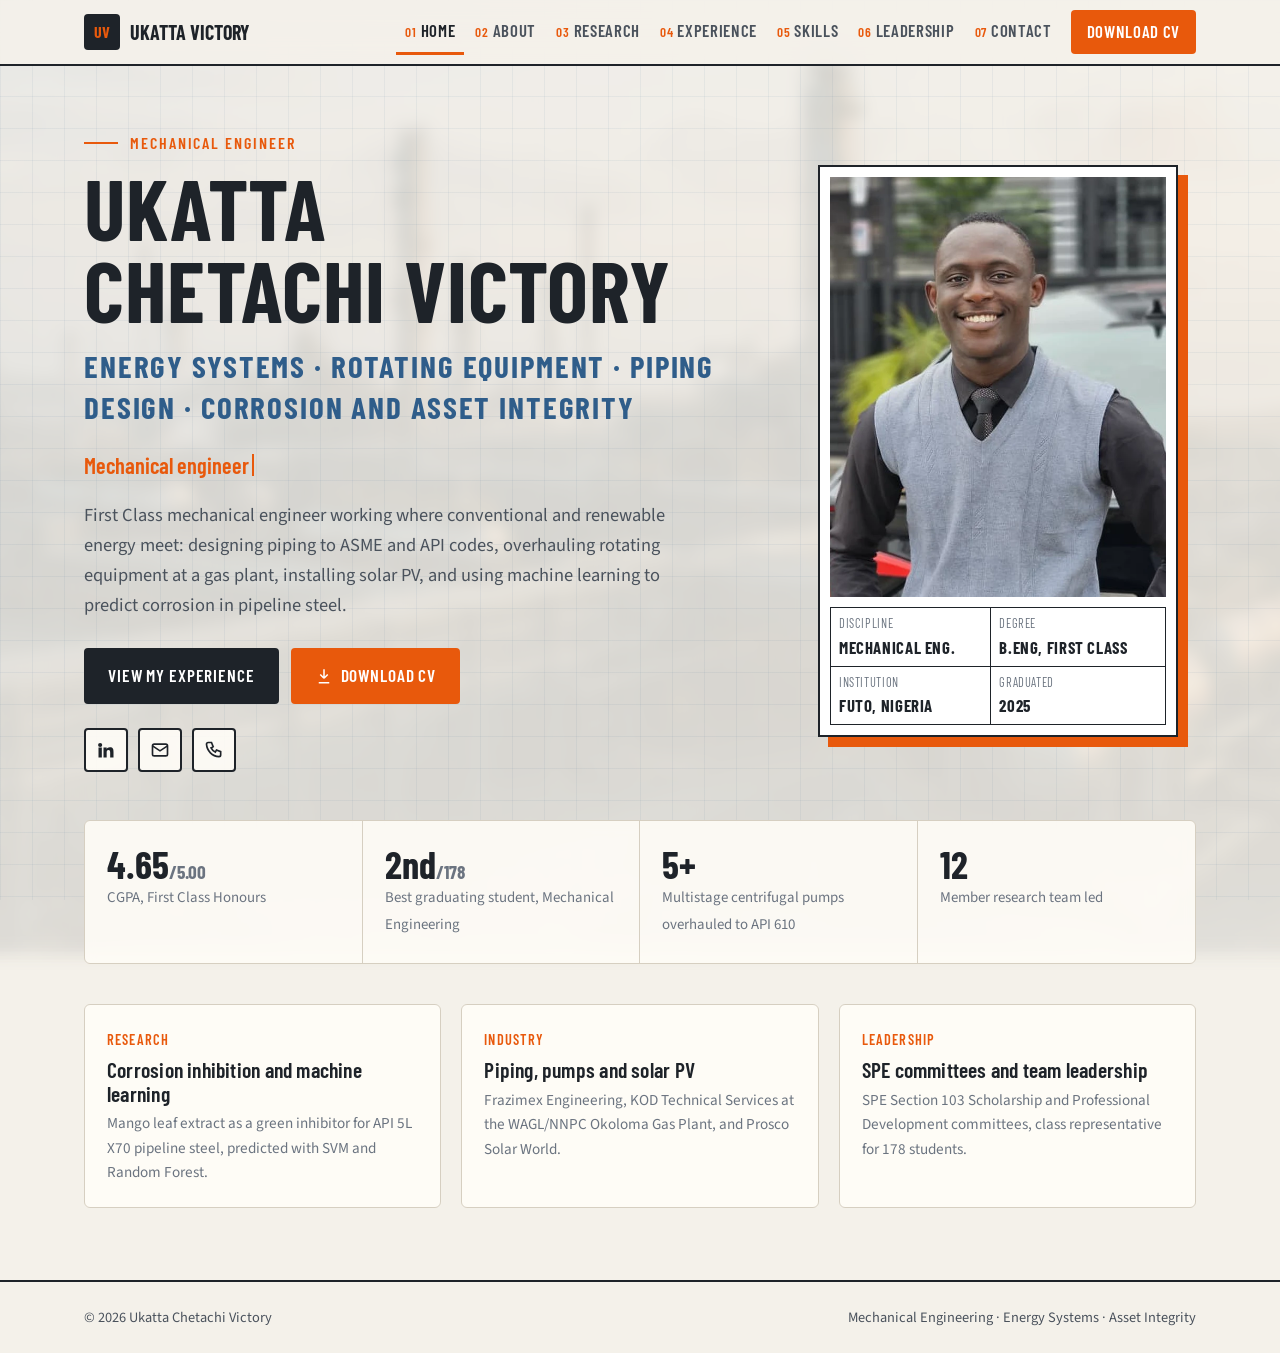
<file: index.html>
<!DOCTYPE html>
<html lang="en">
<head>
<meta charset="utf-8">
<meta name="viewport" content="width=device-width, initial-scale=1, viewport-fit=cover">
<title>Ukatta Chetachi Victory · Mechanical Engineer</title>
<meta name="description" content="Ukatta Chetachi Victory, First Class mechanical engineer working across energy systems, rotating equipment, piping design, corrosion and asset integrity.">
<meta property="og:title" content="Ukatta Chetachi Victory · Mechanical Engineer">
<meta property="og:description" content="Energy systems, rotating equipment, piping design, corrosion and asset integrity.">
<meta property="og:image" content="assets/img/headshot.webp">
<meta name="theme-color" content="#F4F1EA">
<link rel="icon" href="data:image/svg+xml,<svg xmlns='http://www.w3.org/2000/svg' viewBox='0 0 64 64'><rect width='64' height='64' rx='6' fill='%231E2329'/><text x='32' y='43' font-family='Arial' font-weight='700' font-size='28' text-anchor='middle' fill='%23E8590C'>UV</text></svg>">
<link rel="preconnect" href="https://fonts.googleapis.com">
<link rel="preconnect" href="https://fonts.gstatic.com" crossorigin>
<link href="https://fonts.googleapis.com/css2?family=Barlow+Condensed:wght@500;600;700&family=Source+Sans+3:ital,wght@0,400;0,600;0,700;1,400&display=swap" rel="stylesheet">
<style>
:root{
  --paper:#F4F1EA;--card:rgba(255,253,248,.88);--ink:#1E2329;--soft:#4A525C;--muted:#6B7480;
  --line:#D6CFC1;--orange:#E8590C;--orange-d:#C2470A;--steel:#2F5D8A;--steel-l:#E3ECF5;
  --head:"Barlow Condensed",system-ui,sans-serif;--body:"Source Sans 3",system-ui,sans-serif;
  --wrap:1160px;--r:6px;
}
*{box-sizing:border-box;margin:0;padding:0}
html{scroll-behavior:smooth}
body{font-family:var(--body);color:var(--ink);background:var(--paper);font-size:17px;line-height:1.62;-webkit-font-smoothing:antialiased}
img{max-width:100%;display:block}
a{color:var(--steel)}
button{font:inherit;cursor:pointer}
:focus-visible{outline:2px solid var(--orange);outline-offset:3px}
.wrap{max-width:var(--wrap);margin:0 auto;padding:0 24px}
h1,h2,h3{font-family:var(--head);line-height:1.08;letter-spacing:.01em}
h2{font-size:clamp(2.1rem,4.4vw,3.2rem);font-weight:700;text-transform:uppercase}
h3{font-size:1.35rem;font-weight:600}
p{max-width:70ch}
.muted{color:var(--muted)}
.lede{font-size:1.15rem;color:var(--soft)}

/* blurred page backgrounds */
.pbg{position:fixed;inset:-40px;z-index:-2;background-position:center;background-size:cover;filter:blur(7px) saturate(.85);transform:scale(1.03)}
.pbg::after{content:"";position:absolute;inset:0;background:linear-gradient(180deg,rgba(244,241,234,.80),rgba(244,241,234,.90))}
.grid-bg{position:fixed;inset:0;z-index:-1;pointer-events:none;
  background:linear-gradient(rgba(47,93,138,.06) 1px,transparent 1px) 0 0/32px 32px,linear-gradient(90deg,rgba(47,93,138,.06) 1px,transparent 1px) 0 0/32px 32px}

/* nav */
header.nav{position:sticky;top:0;z-index:50;background:rgba(244,241,234,.9);backdrop-filter:blur(12px);-webkit-backdrop-filter:blur(12px);border-bottom:2px solid var(--ink)}
.nav .wrap{display:flex;align-items:center;justify-content:space-between;height:64px;gap:16px}
.brand{display:flex;align-items:center;gap:10px;font-family:var(--head);font-weight:700;font-size:1.25rem;text-transform:uppercase;color:var(--ink);text-decoration:none;white-space:nowrap}
.brand .mark{width:36px;height:36px;background:var(--ink);color:var(--orange);display:grid;place-items:center;border-radius:4px;font-size:1rem}
.nav ul{display:flex;list-style:none;gap:2px;align-items:center}
.nav ul a{display:block;padding:8px 9px;font-family:var(--head);font-size:1.05rem;font-weight:600;text-transform:uppercase;letter-spacing:.04em;color:var(--soft);text-decoration:none;border-bottom:3px solid transparent}
.nav ul a .n{color:var(--orange);font-size:.8em;margin-right:4px}
.nav ul a:hover{color:var(--ink)}
.nav ul a.active{color:var(--ink);border-bottom-color:var(--orange)}
.nav ul a.cv{background:var(--orange);color:#fff;border-radius:4px;margin-left:8px;border:0;padding:8px 16px;white-space:nowrap}
.nav ul a.cv:hover{background:var(--orange-d)}
.menu-btn{display:none;background:none;border:2px solid var(--ink);width:42px;height:42px;border-radius:4px;color:var(--ink)}
@media (max-width:1180px){
  .nav ul{position:fixed;inset:64px 0 auto 0;flex-direction:column;align-items:stretch;background:var(--paper);border-bottom:2px solid var(--ink);padding:10px 20px 20px;transform:translateY(-130%);transition:transform .3s;max-height:calc(100vh - 64px);overflow:auto}
  .nav ul.open{transform:none}
  .nav ul a{padding:12px 6px}
  .nav ul a.cv{margin:8px 0 0;text-align:center}
  .menu-btn{display:grid;place-items:center}
}

/* pages */
main{min-height:calc(100vh - 140px)}
.page{display:none;animation:in .45s ease}
.page.active{display:block}
@keyframes in{from{opacity:0;transform:translateY(10px)}to{opacity:1;transform:none}}
.head{padding:64px 0 28px}
.tagline{display:flex;align-items:center;gap:12px;font-family:var(--head);font-weight:600;text-transform:uppercase;letter-spacing:.12em;color:var(--orange);font-size:1rem;margin-bottom:10px}
.tagline::before{content:"";width:34px;height:2px;background:var(--orange)}
.dim{display:flex;align-items:center;gap:10px;margin:22px 0 40px;color:var(--muted);font-family:var(--head);font-size:.9rem;letter-spacing:.1em;text-transform:uppercase}
.dim::before,.dim::after{content:"";flex:1;height:1px;background:var(--line);position:relative}
.dim span{padding:0 6px}
section.block{padding-bottom:72px}
.panel{background:var(--card);border:1px solid var(--line);border-radius:var(--r);backdrop-filter:blur(6px);-webkit-backdrop-filter:blur(6px)}

/* buttons */
.btn{display:inline-flex;align-items:center;gap:8px;padding:12px 22px;border-radius:4px;font-family:var(--head);font-size:1.08rem;font-weight:600;text-transform:uppercase;letter-spacing:.05em;text-decoration:none;border:2px solid var(--ink);transition:transform .15s,background .2s}
.btn:hover{transform:translateY(-2px)}
.btn svg{width:18px;height:18px}
.btn-primary{background:var(--ink);color:#fff}
.btn-orange{background:var(--orange);border-color:var(--orange);color:#fff}
.btn-orange:hover{background:var(--orange-d)}
.btn-ghost{background:transparent;color:var(--ink)}
.cta{display:flex;flex-wrap:wrap;gap:12px}

/* home */
.hero{display:grid;grid-template-columns:1.25fr .75fr;gap:56px;align-items:center;padding:64px 0 48px}
.hero h1{font-size:clamp(3rem,7vw,5.4rem);font-weight:700;text-transform:uppercase;line-height:.95}
.hero h1 small{display:block;font-size:.36em;color:var(--steel);letter-spacing:.06em;margin-top:16px;line-height:1.3}
.role{font-family:var(--head);font-size:1.4rem;color:var(--orange);margin:20px 0 0;min-height:1.6em;font-weight:600}
.caret{display:inline-block;width:2px;height:1em;background:var(--orange);vertical-align:-2px;margin-left:3px;animation:blink 1s steps(1) infinite}
@keyframes blink{50%{opacity:0}}
.hero .lede{margin:18px 0 28px}
.socials{display:flex;gap:10px;margin-top:24px}
.socials a{width:44px;height:44px;display:grid;place-items:center;border:2px solid var(--ink);border-radius:4px;color:var(--ink);background:var(--card)}
.socials a:hover{background:var(--ink);color:#fff}
.socials svg{width:20px;height:20px}
.titleblock{position:relative;justify-self:center;width:min(360px,100%);background:#fff;border:2px solid var(--ink);padding:10px;box-shadow:10px 10px 0 var(--orange)}
.titleblock img{width:100%;height:auto;aspect-ratio:4/5;object-fit:cover}
.titleblock table{width:100%;border-collapse:collapse;margin-top:10px;font-size:.78rem;font-family:var(--head);text-transform:uppercase;letter-spacing:.05em}
.titleblock td{border:1px solid var(--ink);padding:5px 8px}
.titleblock td b{display:block;font-size:1.05rem;color:var(--ink)}
.titleblock td{color:var(--muted)}
@media (max-width:900px){.hero{grid-template-columns:1fr;gap:36px}.titleblock{order:-1;width:min(300px,86%)}}
.stats{display:grid;grid-template-columns:repeat(4,1fr)}
.stats div{padding:24px 22px;border-right:1px solid var(--line)}
.stats div:last-child{border-right:0}
.stats b{font-family:var(--head);font-size:2.4rem;font-weight:700;display:block;line-height:1}
.stats b small{font-size:.5em;color:var(--muted)}
.stats span{color:var(--muted);font-size:.93rem}
@media (max-width:760px){.stats{grid-template-columns:1fr 1fr}.stats div:nth-child(2){border-right:0}.stats div:nth-child(-n+2){border-bottom:1px solid var(--line)}}
.quick{display:grid;grid-template-columns:repeat(3,1fr);gap:20px;margin-top:40px}
.quick a{padding:22px;text-decoration:none;color:var(--ink);transition:border-color .2s,transform .2s}
.quick a:hover{border-color:var(--orange);transform:translateY(-3px)}
.quick .k{font-family:var(--head);color:var(--orange);font-weight:600;letter-spacing:.08em;text-transform:uppercase;font-size:.9rem}
.quick h3{margin:4px 0 6px}
.quick p{color:var(--muted);font-size:.95rem}
@media (max-width:860px){.quick{grid-template-columns:1fr}}

/* about */
.about{display:grid;grid-template-columns:1.2fr .8fr;gap:28px;align-items:start}
.about .panel{padding:30px}
.about p+p{margin-top:14px}
.open{margin-top:24px;padding:16px 18px;border-left:4px solid var(--orange);background:rgba(232,89,12,.07)}
.open b{font-family:var(--head);text-transform:uppercase;color:var(--orange);letter-spacing:.05em}
.interests{display:flex;flex-wrap:wrap;gap:8px;margin-top:14px}
.interests span{padding:6px 12px;border:1px solid var(--steel);color:var(--steel);background:var(--steel-l);border-radius:3px;font-size:.9rem;font-weight:600}
.facts{list-style:none}
.facts li{display:flex;justify-content:space-between;gap:16px;padding:12px 0;border-bottom:1px dashed var(--line);font-size:.96rem}
.facts li:last-child{border-bottom:0}
.facts li span{color:var(--muted)}
.facts li b{text-align:right}
@media (max-width:860px){.about{grid-template-columns:1fr}}

/* research */
.rhead{padding:30px;margin-bottom:28px}
.rhead .k{font-family:var(--head);color:var(--orange);text-transform:uppercase;letter-spacing:.08em;font-weight:600}
.rhead h3{font-size:clamp(1.5rem,2.6vw,2rem);margin:6px 0 12px;line-height:1.15}
.flow{display:grid;grid-template-columns:repeat(5,1fr);gap:0;margin-bottom:28px}
.step{position:relative;padding:22px 18px;border:1px solid var(--line);background:var(--card);margin-left:-1px}
.step:first-child{margin-left:0;border-radius:var(--r) 0 0 var(--r)}
.step:last-child{border-radius:0 var(--r) var(--r) 0}
.step .no{font-family:var(--head);font-size:2.2rem;font-weight:700;color:var(--orange);line-height:1}
.step h4{font-family:var(--head);font-size:1.15rem;text-transform:uppercase;margin:8px 0 6px;letter-spacing:.03em}
.step p{font-size:.9rem;color:var(--soft)}
.step svg{width:36px;height:36px;color:var(--steel);margin-bottom:8px}
@media (max-width:900px){.flow{grid-template-columns:1fr}.step{margin-left:0;margin-top:-1px;border-radius:0!important}.step:first-child{border-radius:var(--r) var(--r) 0 0!important}.step:last-child{border-radius:0 0 var(--r) var(--r)!important}}
.two{display:grid;grid-template-columns:1fr 1fr;gap:22px}
.two .panel{padding:26px}
.two h3{margin-bottom:10px}
.two ul{padding-left:18px;color:var(--soft)}
.two li{margin:6px 0}
@media (max-width:820px){.two{grid-template-columns:1fr}}

/* experience */
.edu{display:grid;grid-template-columns:auto 1fr auto;gap:24px;align-items:center;padding:26px;margin-bottom:36px;border-left:5px solid var(--orange)}
.edu .yr{font-family:var(--head);font-size:2.6rem;font-weight:700;color:var(--orange);line-height:1}
.edu .g{text-align:right}
.edu .g b{font-family:var(--head);font-size:1.8rem;display:block;line-height:1}
@media (max-width:700px){.edu{grid-template-columns:1fr;gap:10px}.edu .g{text-align:left}}
.jobs{display:grid;gap:24px}
.job{display:grid;grid-template-columns:320px 1fr;overflow:hidden}
.job .pic{position:relative;min-height:220px}
.job .pic img{position:absolute;inset:0;width:100%;height:100%;object-fit:cover}
.job .pic .badge{position:absolute;left:12px;top:12px;background:var(--ink);color:#fff;font-family:var(--head);font-weight:600;font-size:.85rem;letter-spacing:.06em;text-transform:uppercase;padding:5px 10px;border-radius:3px}
.job .in{padding:24px 28px}
.job .when{font-family:var(--head);color:var(--orange);font-weight:600;letter-spacing:.06em;text-transform:uppercase;font-size:.95rem}
.job h3{font-size:1.5rem;margin:4px 0 2px}
.job .org{color:var(--steel);font-weight:600;margin-bottom:10px}
.job ul{padding-left:18px;color:var(--soft);font-size:.97rem}
.job li{margin:6px 0}
.tags{display:flex;flex-wrap:wrap;gap:6px;margin-top:12px}
.tags span{font-size:.78rem;font-weight:600;padding:3px 9px;border-radius:3px;background:var(--steel-l);color:var(--steel)}
@media (max-width:820px){.job{grid-template-columns:1fr}.job .pic{min-height:200px}}

/* skills */
.skills{display:grid;grid-template-columns:repeat(auto-fill,minmax(320px,1fr));gap:22px}
.sk{padding:24px}
.sk h3{display:flex;align-items:center;gap:10px;margin-bottom:14px;text-transform:uppercase;font-size:1.25rem}
.sk h3 svg{width:24px;height:24px;color:var(--orange);flex:none}
.sk ul{list-style:none;display:grid;gap:9px}
.sk li{position:relative;padding-left:18px;font-size:.96rem;color:var(--soft)}
.sk li::before{content:"";position:absolute;left:0;top:.6em;width:8px;height:2px;background:var(--orange)}
.sk li small{display:block;color:var(--muted);font-size:.84rem}
.sec{display:flex;justify-content:space-between;align-items:end;margin:56px 0 22px;gap:12px;flex-wrap:wrap}
.sec h2{font-size:clamp(1.6rem,3vw,2.2rem)}
.cert{display:grid;grid-template-columns:1fr 220px;gap:24px;align-items:center;padding:24px}
.cert .iss{font-family:var(--head);color:var(--orange);font-weight:600;text-transform:uppercase;letter-spacing:.06em}
.cert h3{margin:4px 0 8px;font-size:1.4rem}
.cert p{color:var(--soft);font-size:.95rem}
.cthumb{padding:0;border:2px solid var(--ink);background:#fff;cursor:zoom-in;transition:transform .2s}
.cthumb:hover{transform:scale(1.03)}
.cthumb img{width:100%;aspect-ratio:4/3;object-fit:cover;object-position:top}
@media (max-width:640px){.cert{grid-template-columns:1fr}}
.mini{display:grid;grid-template-columns:repeat(auto-fill,minmax(250px,1fr));gap:16px}
.mini div{padding:18px 20px}
.mini b{display:block;font-family:var(--head);font-size:1.15rem}
.mini span{color:var(--muted);font-size:.9rem}

/* leadership */
.lead{display:grid;grid-template-columns:repeat(auto-fill,minmax(330px,1fr));gap:22px}
.lead article{padding:24px}
.lead .when{font-family:var(--head);color:var(--orange);font-weight:600;text-transform:uppercase;letter-spacing:.06em;font-size:.92rem}
.lead h3{margin:4px 0 8px}
.lead p{color:var(--soft);font-size:.96rem}
.awards{display:grid;grid-template-columns:repeat(auto-fill,minmax(300px,1fr));gap:22px}
.award{padding:24px;border-top:5px solid var(--orange)}
.award .yr{font-family:var(--head);font-weight:600;color:var(--orange);letter-spacing:.06em}
.award h3{margin:4px 0 6px}
.award p{color:var(--muted);font-size:.93rem}
.conf{display:grid;grid-template-columns:1fr 1fr;gap:0;overflow:hidden;margin-bottom:22px}
.conf figure{margin:0;cursor:zoom-in;position:relative;min-height:320px}
.conf figure img{position:absolute;inset:0;width:100%;height:100%;object-fit:cover;object-position:center 30%}
.conf .in{padding:30px}
.conf .when{font-family:var(--head);color:var(--orange);font-weight:600;text-transform:uppercase;letter-spacing:.06em}
.conf h3{font-size:1.6rem;margin:6px 0 10px}
.conf p{color:var(--soft)}
.conf p+p{margin-top:10px}
@media (max-width:820px){.conf{grid-template-columns:1fr}.conf figure{min-height:300px}}
.conf2{padding:24px}

/* contact */
.contact{display:grid;grid-template-columns:1.1fr .9fr;gap:28px;align-items:start}
.contact .panel{padding:28px}
.mail{display:flex;flex-wrap:wrap;align-items:center;gap:12px;margin:20px 0}
.mail span{font-family:var(--head);font-size:1.5rem;font-weight:600;word-break:break-all}
.plist{display:grid;gap:12px}
.plist a{display:flex;align-items:center;gap:16px;padding:16px 20px;text-decoration:none;color:var(--ink);transition:border-color .2s}
.plist a:hover{border-color:var(--orange)}
.plist svg{width:26px;height:26px;color:var(--orange);flex:none}
.plist small{display:block;color:var(--muted)}
@media (max-width:860px){.contact{grid-template-columns:1fr}}
.toast{visibility:hidden;position:fixed;left:50%;bottom:28px;transform:translate(-50%,160%);background:var(--ink);color:#fff;padding:12px 22px;border-radius:4px;font-weight:600;z-index:100;transition:transform .3s}
.toast.show{transform:translate(-50%,0);visibility:visible}

/* lightbox */
dialog{border:0;padding:0;background:transparent;max-width:min(980px,94vw);margin:auto}
dialog::backdrop{background:rgba(20,22,26,.85);backdrop-filter:blur(4px)}
dialog img{max-height:84vh;width:auto;margin:0 auto;background:#fff;border-radius:4px}
dialog p{text-align:center;color:#eee;margin-top:10px}
.close{position:fixed;top:16px;right:16px;width:46px;height:46px;border-radius:4px;border:2px solid #fff;background:var(--ink);color:#fff;font-size:1.4rem}

footer{border-top:2px solid var(--ink);padding:24px 0 calc(24px + env(safe-area-inset-bottom,0px));font-size:.9rem;color:var(--soft);background:rgba(244,241,234,.9)}
footer .wrap{display:flex;justify-content:space-between;gap:12px;flex-wrap:wrap}
@media (prefers-reduced-motion:reduce){*,*::before,*::after{animation:none!important;transition:none!important}}
</style>
</head>
<body>
<div class="grid-bg" aria-hidden="true"></div>

<header class="nav">
  <div class="wrap">
    <a href="#home" class="brand"><span class="mark">UV</span>Ukatta Victory</a>
    <ul id="menu">
      <li><a href="#home"><span class="n">01</span>Home</a></li>
      <li><a href="#about"><span class="n">02</span>About</a></li>
      <li><a href="#research"><span class="n">03</span>Research</a></li>
      <li><a href="#experience"><span class="n">04</span>Experience</a></li>
      <li><a href="#skills"><span class="n">05</span>Skills</a></li>
      <li><a href="#leadership"><span class="n">06</span>Leadership</a></li>
      <li><a href="#contact"><span class="n">07</span>Contact</a></li>
      <li><a class="cv" href="cv.pdf" target="_blank" rel="noopener">Download CV</a></li>
    </ul>
    <button class="menu-btn" aria-label="Open menu" aria-expanded="false" aria-controls="menu">
      <svg width="20" height="20" viewBox="0 0 24 24" fill="none" stroke="currentColor" stroke-width="2"><path d="M4 7h16M4 12h16M4 17h16"/></svg>
    </button>
  </div>
</header>

<main>
<!-- ============ HOME ============ -->
<div class="page" id="page-home">
  <div class="pbg" style="background-image:url(assets/img/bg-home.webp)"></div>
  <div class="wrap">
    <section class="hero">
      <div>
        <p class="tagline">Mechanical Engineer</p>
        <h1>Ukatta<br>Chetachi Victory<small>Energy systems · Rotating equipment · Piping design · Corrosion and asset integrity</small></h1>
        <p class="role" aria-live="polite"><span id="roleText">Mechanical engineer</span><span class="caret"></span></p>
        <p class="lede">First Class mechanical engineer working where conventional and renewable energy meet: designing piping to ASME and API codes, overhauling rotating equipment at a gas plant, installing solar PV, and using machine learning to predict corrosion in pipeline steel.</p>
        <div class="cta">
          <a class="btn btn-primary" href="#experience">View my experience</a>
          <a class="btn btn-orange" href="cv.pdf" target="_blank" rel="noopener"><svg viewBox="0 0 24 24" fill="none" stroke="currentColor" stroke-width="2"><path d="M12 3v12m0 0l-5-5m5 5l5-5M5 21h14"/></svg>Download CV</a>
        </div>
        <div class="socials" id="heroSocials"></div>
      </div>
      <div class="titleblock">
        <img src="assets/img/headshot.webp" alt="Portrait of Ukatta Chetachi Victory" width="640" height="800">
        <table><tr><td>Discipline<b>Mechanical Eng.</b></td><td>Degree<b>B.Eng, First Class</b></td></tr>
        <tr><td>Institution<b>FUTO, Nigeria</b></td><td>Graduated<b>2025</b></td></tr></table>
      </div>
    </section>

    <div class="stats panel" role="list">
      <div role="listitem"><b>4.65<small>/5.00</small></b><span>CGPA, First Class Honours</span></div>
      <div role="listitem"><b>2nd<small>/178</small></b><span>Best graduating student, Mechanical Engineering</span></div>
      <div role="listitem"><b>5+</b><span>Multistage centrifugal pumps overhauled to API 610</span></div>
      <div role="listitem"><b>12</b><span>Member research team led</span></div>
    </div>

    <section class="block">
      <div class="quick">
        <a class="panel" href="#research"><span class="k">Research</span><h3>Corrosion inhibition and machine learning</h3><p>Mango leaf extract as a green inhibitor for API 5L X70 pipeline steel, predicted with SVM and Random Forest.</p></a>
        <a class="panel" href="#experience"><span class="k">Industry</span><h3>Piping, pumps and solar PV</h3><p>Frazimex Engineering, KOD Technical Services at the WAGL/NNPC Okoloma Gas Plant, and Prosco Solar World.</p></a>
        <a class="panel" href="#leadership"><span class="k">Leadership</span><h3>SPE committees and team leadership</h3><p>SPE Section 103 Scholarship and Professional Development committees, class representative for 178 students.</p></a>
      </div>
    </section>
  </div>
</div>

<!-- ============ ABOUT ============ -->
<div class="page" id="page-about">
  <div class="pbg" style="background-image:url(assets/img/bg-about.webp)"></div>
  <div class="wrap">
    <div class="head"><p class="tagline">02 · About</p><h2>Engineering a reliable, low-carbon energy future</h2></div>
    <section class="block about">
      <div class="panel">
        <p class="lede">I am a mechanical engineer who graduated with First Class Honours (CGPA 4.65/5.00) from the Federal University of Technology, Owerri, as the second best graduating student of 178.</p>
        <p>My experience spans corrosion research on API 5L X70 pipeline steel using machine learning, solar PV installation, the overhaul of rotating equipment at the WAGL/NNPC Okoloma Gas Plant, and piping design to ASME and API codes. Along the way I have led a 12-member research team and represented my class of 178 students.</p>
        <p>I want to help deliver a reliable, low-carbon energy future by integrating conventional and renewable energy systems, keeping energy assets safe and efficient, and leading the projects behind them. I plan to pursue this through graduate and doctoral research in energy systems.</p>
        <div class="open"><b>Open to</b> funded MSc and PhD programmes in energy systems, renewable energy, corrosion and asset integrity, and engineering roles in these areas.</div>
        <h3 style="margin-top:26px">Research interests</h3>
        <div class="interests"><span>Renewable and sustainable energy systems</span><span>Energy systems optimisation</span><span>Corrosion and asset integrity</span><span>Geothermal energy</span><span>Waste heat recovery</span><span>Machine learning for energy</span><span>Energy project management</span><span>Energy transition</span></div>
      </div>
      <div class="panel">
        <h3 style="margin-bottom:8px">At a glance</h3>
        <ul class="facts">
          <li><span>Degree</span><b>B.Eng Mechanical Engineering</b></li>
          <li><span>Class</span><b>First Class Honours</b></li>
          <li><span>CGPA</span><b>4.65 / 5.00</b></li>
          <li><span>Rank</span><b>2nd of 178</b></li>
          <li><span>Current role</span><b>Mechanical Engineer, Frazimex</b></li>
          <li><span>Registration</span><b>Pupil Engineer, COREN</b></li>
          <li><span>Memberships</span><b>SPE, NSE, IAENG</b></li>
          <li><span>Certification</span><b>Basic NDT Level 1</b></li>
          <li><span>Based in</span><b>Nigeria</b></li>
        </ul>
      </div>
    </section>
  </div>
</div>

<!-- ============ RESEARCH ============ -->
<div class="page" id="page-research">
  <div class="pbg" style="background-image:url(assets/img/bg-research.webp)"></div>
  <div class="wrap">
    <div class="head"><p class="tagline">03 · Research</p><h2>Green corrosion inhibition, predicted by machine learning</h2></div>
    <section class="block">
      <div class="panel rhead">
        <span class="k">Undergraduate research project · FUTO · Feb 2025</span>
        <h3>Predicting Corrosion Inhibition of API 5L X70 Steel Pipes Immersed in Mango Leaf Extract Using Machine Learning</h3>
        <p class="lede">Pipeline steel corrodes, and many commercial inhibitors are toxic. I investigated mango leaf extract as a sustainable, plant-based corrosion inhibitor for API 5L X70 pipeline steel, combining experimental corrosion testing with statistical and machine learning models to predict how well it protects the steel.</p>
      </div>

      <div class="dim"><span>Method</span></div>
      <div class="flow">
        <div class="step"><svg viewBox="0 0 24 24" fill="none" stroke="currentColor" stroke-width="1.5"><path d="M7 3c0 6 10 6 10 12a5 5 0 01-10 0c0-2 1-3 1-3"/><path d="M12 14v6"/></svg><div class="no">01</div><h4>Extract preparation</h4><p>Mango leaves processed into a plant extract and prepared at different concentrations.</p></div>
        <div class="step"><svg viewBox="0 0 24 24" fill="none" stroke="currentColor" stroke-width="1.5"><rect x="3" y="9" width="18" height="6" rx="1"/><path d="M7 9v6M17 9v6"/></svg><div class="no">02</div><h4>Steel specimens</h4><p>API 5L X70 pipeline steel coupons immersed in corrosive media with and without the extract.</p></div>
        <div class="step"><svg viewBox="0 0 24 24" fill="none" stroke="currentColor" stroke-width="1.5"><path d="M4 20h16M6 20V10l6-6 6 6v10"/><path d="M10 14h4"/></svg><div class="no">03</div><h4>Weight loss</h4><p>Mass loss over time used to calculate corrosion rate and inhibition efficiency.</p></div>
        <div class="step"><svg viewBox="0 0 24 24" fill="none" stroke="currentColor" stroke-width="1.5"><path d="M3 20h18M3 20V4"/><path d="M5 17c4 0 5-10 8-10s3 6 8 6"/></svg><div class="no">04</div><h4>PDP and AFM</h4><p>Potentiodynamic polarisation for electrochemical behaviour; atomic force microscopy for surface morphology.</p></div>
        <div class="step"><svg viewBox="0 0 24 24" fill="none" stroke="currentColor" stroke-width="1.5"><circle cx="5" cy="6" r="2"/><circle cx="5" cy="18" r="2"/><circle cx="12" cy="12" r="2"/><circle cx="19" cy="12" r="2"/><path d="M7 7l3 4M7 17l3-4M14 12h3"/></svg><div class="no">05</div><h4>Machine learning</h4><p>Support Vector Machine and Random Forest models trained to predict inhibition performance.</p></div>
      </div>

      <div class="two">
        <div class="panel"><h3>My role</h3><ul>
          <li>Lead student researcher for a 12-member team, August 2024 to February 2025.</li>
          <li>Coordinated experimental design, data analysis, technical documentation and engagement with supervisors.</li>
          <li>The team achieved a 90% distinction rate.</li></ul></div>
        <div class="panel"><h3>Why it matters</h3><ul>
          <li>Pipeline integrity is central to safe oil and gas operations in Nigeria and beyond.</li>
          <li>Plant-based inhibitors are low-cost, locally available and less toxic.</li>
          <li>Machine learning can cut the number of costly laboratory tests needed to screen inhibitors.</li></ul>
          <div class="tags"><span>Corrosion</span><span>Electrochemistry</span><span>AFM</span><span>SVM</span><span>Random Forest</span><span>Design of experiments</span></div></div>
      </div>
    </section>
  </div>
</div>

<!-- ============ EXPERIENCE ============ -->
<div class="page" id="page-experience">
  <div class="pbg" style="background-image:url(assets/img/bg-experience.webp)"></div>
  <div class="wrap">
    <div class="head"><p class="tagline">04 · Experience</p><h2>Education and industry</h2></div>
    <section class="block">
      <div class="panel edu">
        <div class="yr">2025</div>
        <div><h3>B.Eng Mechanical Engineering</h3><p class="muted">Federal University of Technology, Owerri (FUTO), Imo State, Nigeria. Highest CGPA in the department for six consecutive semesters. Coursework included engineering thermodynamics, fluid mechanics, power plant engineering and turbomachinery.</p></div>
        <div class="g"><b>4.65 / 5.00</b><span class="muted">First Class · 2nd of 178</span></div>
      </div>
      <div class="jobs" id="jobs"></div>
    </section>
  </div>
</div>

<!-- ============ SKILLS ============ -->
<div class="page" id="page-skills">
  <div class="pbg" style="background-image:url(assets/img/bg-skills.webp)"></div>
  <div class="wrap">
    <div class="head"><p class="tagline">05 · Skills</p><h2>Tools, methods and certification</h2></div>
    <section class="block">
      <div class="skills" id="skills"></div>
      <div class="sec"><h2>Certification</h2></div>
      <div class="panel cert">
        <div><span class="iss">Bevelog Nigeria Limited · May 2026</span><h3>Basic NDT Level 1</h3>
        <p>Five-day, 40-hour training covering Visual Testing, Magnetic Particle Testing, Penetrant Testing and Ultrasonic Testing. Certificate BNL/COP/NDT/2657.</p></div>
        <button class="cthumb" data-lb="assets/img/cert-ndt.webp" data-cap="Basic NDT Level 1, Bevelog Nigeria Limited" aria-label="View certificate"><img src="assets/img/cert-ndt.webp" alt="Basic NDT Level 1 certificate"></button>
      </div>
      <div class="sec"><h2>Professional membership</h2></div>
      <div class="mini">
        <div class="panel"><b>Pupil Engineer</b><span>Council for the Regulation of Engineering in Nigeria (COREN) · Jul 2025</span></div>
        <div class="panel"><b>Graduate Member</b><span>Nigerian Society of Engineers (NSE) · Jul 2025</span></div>
        <div class="panel"><b>Graduate Member</b><span>Society of Petroleum Engineers (SPE) · Dec 2025</span></div>
        <div class="panel"><b>Member</b><span>International Association of Engineers (IAENG) · Jan 2026</span></div>
      </div>
    </section>
  </div>
</div>

<!-- ============ LEADERSHIP ============ -->
<div class="page" id="page-leadership">
  <div class="pbg" style="background-image:url(assets/img/bg-leadership.webp)"></div>
  <div class="wrap">
    <div class="head"><p class="tagline">06 · Leadership</p><h2>Leadership, community and recognition</h2></div>
    <section class="block">
      <div class="lead" id="lead"></div>

      <div class="sec"><h2>Conferences</h2></div>
      <div class="panel conf">
        <figure data-lb="assets/img/summit.webp" data-cap="At the SPE Port Harcourt Section 103 Well Intervention Summit 2026"><img src="assets/img/summit.webp" alt="Victory at the Well Intervention Summit 2026 backdrop" loading="lazy"></figure>
        <div class="in"><span class="when">31 March to 1 April 2026 · Port Harcourt</span>
          <h3>SPE Port Harcourt Section 103 Well Intervention Summit 2026</h3>
          <p>Themed “Challenges, Collaboration, and Conformance: Innovating the Future of Well Intervention for Nigeria’s Production Goals”.</p>
          <p class="muted">Dr Obi Wali International Conference Centre, Port Harcourt, Rivers State, Nigeria.</p></div>
      </div>
      <div class="panel conf2"><span class="when" style="font-family:var(--head);color:var(--orange);font-weight:600;text-transform:uppercase;letter-spacing:.06em">October 2024 · Uyo</span>
        <h3 style="margin:6px 0 8px">37th International Conference and AGM, Nigerian Institution of Mechanical Engineers, National Students’ Forum</h3>
        <p class="muted">Themed “Applying Advanced Technologies to Enhance Agricultural Productivity”. Ibom Hall, Uyo, Akwa Ibom State.</p></div>

      <div class="sec"><h2>Honours and awards</h2></div>
      <div class="awards" id="awards"></div>
    </section>
  </div>
</div>

<!-- ============ CONTACT ============ -->
<div class="page" id="page-contact">
  <div class="pbg" style="background-image:url(assets/img/bg-contact.webp)"></div>
  <div class="wrap">
    <div class="head"><p class="tagline">07 · Contact</p><h2>Let’s work together</h2></div>
    <section class="block contact">
      <div class="panel">
        <p class="lede">I welcome conversations about graduate research in energy systems, corrosion and asset integrity, as well as engineering roles and collaborations.</p>
        <div class="mail"><span>ukattavictorious@gmail.com</span></div>
        <div class="cta"><button class="btn btn-ghost" id="copyMail">Copy email</button><a class="btn btn-primary" href="mailto:ukattavictorious@gmail.com">Send email</a><a class="btn btn-orange" href="cv.pdf" target="_blank" rel="noopener">Download CV</a></div>
        <p class="muted" style="margin-top:20px">Based in Nigeria. Open to relocation for study or work.</p>
      </div>
      <div class="plist" id="plist"></div>
    </section>
  </div>
</div>
</main>

<footer><div class="wrap"><span>© <span id="yr"></span> Ukatta Chetachi Victory</span><span>Mechanical Engineering · Energy Systems · Asset Integrity</span></div></footer>

<dialog id="lb"><button class="close" aria-label="Close">×</button><img id="lbImg" alt=""><p id="lbCap"></p></dialog>
<div class="toast" id="toast">Email copied</div>

<script>
const $=s=>document.querySelector(s);
const I={
 linkedin:'<svg viewBox="0 0 24 24" fill="currentColor"><path d="M4.98 3.5a2.5 2.5 0 11-.01 5 2.5 2.5 0 01.01-5zM3 9h4v12H3zM9 9h3.8v1.7h.05c.53-1 1.83-2.05 3.77-2.05C20.6 8.65 21 11.2 21 14.4V21h-4v-5.8c0-1.4-.03-3.2-1.95-3.2-1.96 0-2.25 1.5-2.25 3.1V21H9z"/></svg>',
 mail:'<svg viewBox="0 0 24 24" fill="none" stroke="currentColor" stroke-width="2"><rect x="3" y="5" width="18" height="14" rx="2"/><path d="M3 7l9 6 9-6"/></svg>',
 phone:'<svg viewBox="0 0 24 24" fill="none" stroke="currentColor" stroke-width="2"><path d="M5 3h4l2 5-2.5 1.5a11 11 0 005 5L15 12l5 2v4a2 2 0 01-2 2A16 16 0 013 5a2 2 0 012-2z"/></svg>'
};
const PROFILES=[
 {k:'linkedin',n:'LinkedIn',d:'ukatta-chetachi-victory',u:'https://www.linkedin.com/in/ukatta-chetachi-victory'},
 {k:'mail',n:'Email',d:'ukattavictorious@gmail.com',u:'mailto:ukattavictorious@gmail.com'},
 {k:'phone',n:'Phone',d:'+234 913 8591 066',u:'tel:+2349138591066'}
];
$('#heroSocials').innerHTML=PROFILES.map(p=>`<a href="${p.u}" ${p.k==='linkedin'?'target="_blank" rel="noopener"':''} aria-label="${p.n}" title="${p.n}">${I[p.k]}</a>`).join('');
$('#plist').innerHTML=PROFILES.map(p=>`<a class="panel" href="${p.u}" ${p.k==='linkedin'?'target="_blank" rel="noopener"':''}>${I[p.k]}<span><b>${p.n}</b><small>${p.d}</small></span></a>`).join('');

const JOBS=[
 {img:'card-frazimex',badge:'Current',w:'Aug 2026 to present',t:'Mechanical Engineer',o:'Frazimex Engineering Limited, Nigeria',b:['Developed and reviewed mechanical engineering deliverables, including P&IDs, piping layouts and equipment arrangements, contributing to a 50% increase in on-time project execution.','Carried out engineering calculations and design checks to ASME, API, ASTM and ISA standards for piping, elevations and supports.','Worked with cross-functional teams on multidisciplinary industrial design projects.'],tags:['P&ID','Piping design','ASME / API','PV Elite','AutoCAD']},
 {img:'card-kod',badge:'Gas plant',w:'Jan 2026 to Jun 2026',t:'Intern Engineer',o:'KOD Technical Services Ltd · WAGL/NNPC Okoloma Gas Plant',b:['Overhauled and refurbished 5+ multistage centrifugal transfer pumps to OEM specifications and API 610.','Performed disassembly, inspection, fault diagnosis and reassembly, identifying wear, seal failures and component degradation.','Supported installation, alignment and commissioning of rotating equipment in the field under strict safety standards.'],tags:['Rotating equipment','API 610','Pump overhaul','Alignment']},
 {img:'card-prosco',badge:'Renewables',w:'Mar 2025 to Jul 2025',t:'Solar Engineering Trainee',o:'Prosco Solar World, Nigeria',b:['Assisted in installing and commissioning residential and commercial solar PV systems from 5 kW to 25 kW.','Supported equipment setup, wiring and system testing, reducing installation time by 15% through efficient preparation.','Followed personal safety standards throughout installation work.'],tags:['Solar PV','Commissioning','Electrical wiring']},
 {img:'card-muchilla',badge:'Inspection',w:'Feb 2024 to Apr 2024',t:'Intern Engineer',o:'Muchilla Integrated Services Ltd, Nigeria',b:['Completed 40+ hours of training in four conventional NDT methods and rope access, then mentored 12+ personnel to a 90% certification pass rate.','Documented daily progress and coordinated scheduling, improving task completion efficiency by 20%.','Assisted senior technicians with field safety protocols, maintaining full compliance and zero incidents.'],tags:['NDT','Rope access','HSE','Documentation']}
];
$('#jobs').innerHTML=JOBS.map(j=>`<article class="panel job"><div class="pic"><img src="assets/img/${j.img}.webp" alt="" loading="lazy"><span class="badge">${j.badge}</span></div>
 <div class="in"><span class="when">${j.w}</span><h3>${j.t}</h3><p class="org">${j.o}</p><ul>${j.b.map(x=>`<li>${x}</li>`).join('')}</ul><div class="tags">${j.tags.map(t=>`<span>${t}</span>`).join('')}</div></div></article>`).join('');

const SKILLS=[
 {i:'M14 7l3-3 3 3-3 3M3 21l9-9M12 12l3 3',t:'Mechanical engineering and design',s:[['Mechanical engineering analysis and design',''],['Piping and equipment design','ASME, API, ASTM, ISA codes'],['Engineering drawing','P&IDs, piping layouts, equipment arrangements'],['Rotating equipment','Centrifugal pump overhaul to API 610'],['Materials and manufacturing processes','']]},
 {i:'M4 5h16v11H4zM8 20h8M12 16v4',t:'Engineering software',s:[['AutoCAD and BricsCAD','Drafting and layouts'],['PV Elite','Pressure vessel design checks'],['MATLAB','Computation and modelling'],['Microsoft Excel','Engineering calculations and data']]},
 {i:'M3 3v18h18M7 14l3-3 3 3 5-6',t:'Research and analysis',s:[['Machine learning','Support Vector Machine, Random Forest'],['Corrosion testing','Weight loss, PDP, AFM'],['Design of experiments and data analysis',''],['Engineering calculations and research methodology','']]},
 {i:'M12 3l8 4v5c0 5-3.5 8-8 9-4.5-1-8-4-8-9V7z',t:'Inspection and safety',s:[['Non-destructive testing, Level 1','Visual, magnetic particle, penetrant, ultrasonic'],['Rope access',''],['Field HSE practice','Zero-incident field work']]},
 {i:'M17 20v-2a4 4 0 00-4-4H7a4 4 0 00-4 4v2M10 10a4 4 0 100-8 4 4 0 000 8zM21 20v-2a4 4 0 00-3-3.9M16 2.1a4 4 0 010 7.8',t:'Project and professional',s:[['Project planning and execution','Led a 12-member research team'],['Multidisciplinary teamwork',''],['Technical communication and reporting',''],['Adaptability and continuous learning','']]}
];
$('#skills').innerHTML=SKILLS.map(s=>`<div class="panel sk"><h3><svg viewBox="0 0 24 24" fill="none" stroke="currentColor" stroke-width="1.8" stroke-linecap="round" stroke-linejoin="round"><path d="${s.i}"/></svg>${s.t}</h3><ul>${s.s.map(([a,b])=>`<li>${a}${b?`<small>${b}</small>`:''}</li>`).join('')}</ul></div>`).join('');

const LEAD=[
 {w:'Aug 2024 to Feb 2025',t:'Lead Student Researcher',p:'Department of Mechanical Engineering, FUTO. Led a 12-member research team, coordinating experimental design, data analysis, documentation and supervisor engagement, contributing to a 90% distinction rate.'},
 {w:'Aug 2023 to Dec 2024',t:'Class Representative',p:'Department of Mechanical Engineering, FUTO. Represented 178 students across four semesters and coordinated an 8-member committee that delivered 4+ departmental events.'},
 {w:'Sep 2026 to present',t:'Scholarship Committee Member',p:'Society of Petroleum Engineers (SPE) Section 103, Rivers State.'},
 {w:'Sep 2026 to present',t:'Professional Development Committee Member',p:'Society of Petroleum Engineers (SPE) Section 103, Rivers State.'},
 {w:'Jul 2026 to present',t:'NYSC Community Development Service',p:'Member of the Independent Corrupt Practices and Other Related Offences Commission (ICPC) CDS group.'},
 {w:'2024',t:'General Secretary and President',p:'Redeemed Christian Fellowship, FUTO.'}
];
$('#lead').innerHTML=LEAD.map(l=>`<article class="panel"><span class="when">${l.w}</span><h3>${l.t}</h3><p>${l.p}</p></article>`).join('');
const AWARDS=[
 {y:'2025',t:'Second Best Graduating Student',p:'Department of Mechanical Engineering, FUTO, out of 178 students.'},
 {y:'2025',t:'Highest CGPA for Six Consecutive Semesters',p:'Department of Mechanical Engineering, FUTO.'},
 {y:'2024',t:'Award of Excellence and Outstanding Leadership',p:'For organisational contribution and service as General Secretary and President, Redeemed Christian Fellowship.'}
];
$('#awards').innerHTML=AWARDS.map(a=>`<div class="panel award"><span class="yr">${a.y}</span><h3>${a.t}</h3><p>${a.p}</p></div>`).join('');
$('#yr').textContent=new Date().getFullYear();

/* lightbox */
const lb=$('#lb');
lb.querySelector('.close').onclick=()=>lb.close();
lb.addEventListener('click',e=>{if(e.target===lb)lb.close()});
document.addEventListener('click',e=>{const t=e.target.closest('[data-lb]');if(!t)return;$('#lbImg').src=t.dataset.lb;$('#lbImg').alt=t.dataset.cap;$('#lbCap').textContent=t.dataset.cap;lb.showModal()});

/* router */
const PAGES=['home','about','research','experience','skills','leadership','contact'];
const menu=$('#menu'),mbtn=$('.menu-btn');
function route(){
 let h=(location.hash||'#home').slice(1); if(!PAGES.includes(h)) h='home';
 document.querySelectorAll('.page').forEach(p=>p.classList.toggle('active',p.id==='page-'+h));
 document.querySelectorAll('#menu a:not(.cv)').forEach(a=>a.classList.toggle('active',a.getAttribute('href')==='#'+h));
 document.title=(h==='home'?'':h[0].toUpperCase()+h.slice(1)+' · ')+'Ukatta Chetachi Victory';
 window.scrollTo({top:0,behavior:'instant'}); menu.classList.remove('open'); mbtn.setAttribute('aria-expanded','false');
}
window.addEventListener('hashchange',route); route();
mbtn.onclick=()=>{const o=menu.classList.toggle('open');mbtn.setAttribute('aria-expanded',o)};

/* copy email */
$('#copyMail').onclick=async()=>{try{await navigator.clipboard.writeText('ukattavictorious@gmail.com')}catch(e){}const t=$('#toast');t.classList.add('show');setTimeout(()=>t.classList.remove('show'),1800)};

/* role typer */
(()=>{const roles=['Mechanical engineer','Piping and equipment designer','Rotating equipment engineer','Corrosion and asset integrity researcher','Energy systems enthusiast'];
 const el=$('#roleText'); if(matchMedia('(prefers-reduced-motion: reduce)').matches) return;
 let r=0,i=roles[0].length,del=true;
 const tick=()=>{if(del){i--;if(i<=0){del=false;r=(r+1)%roles.length}}else{i++;if(i>=roles[r].length){del=true;el.textContent=roles[r];return setTimeout(tick,2200)}}
  el.textContent=roles[r].slice(0,Math.max(i,0));setTimeout(tick,del?35:65)};
 setTimeout(tick,2600)})();
</script>
</body>
</html>
</file>
